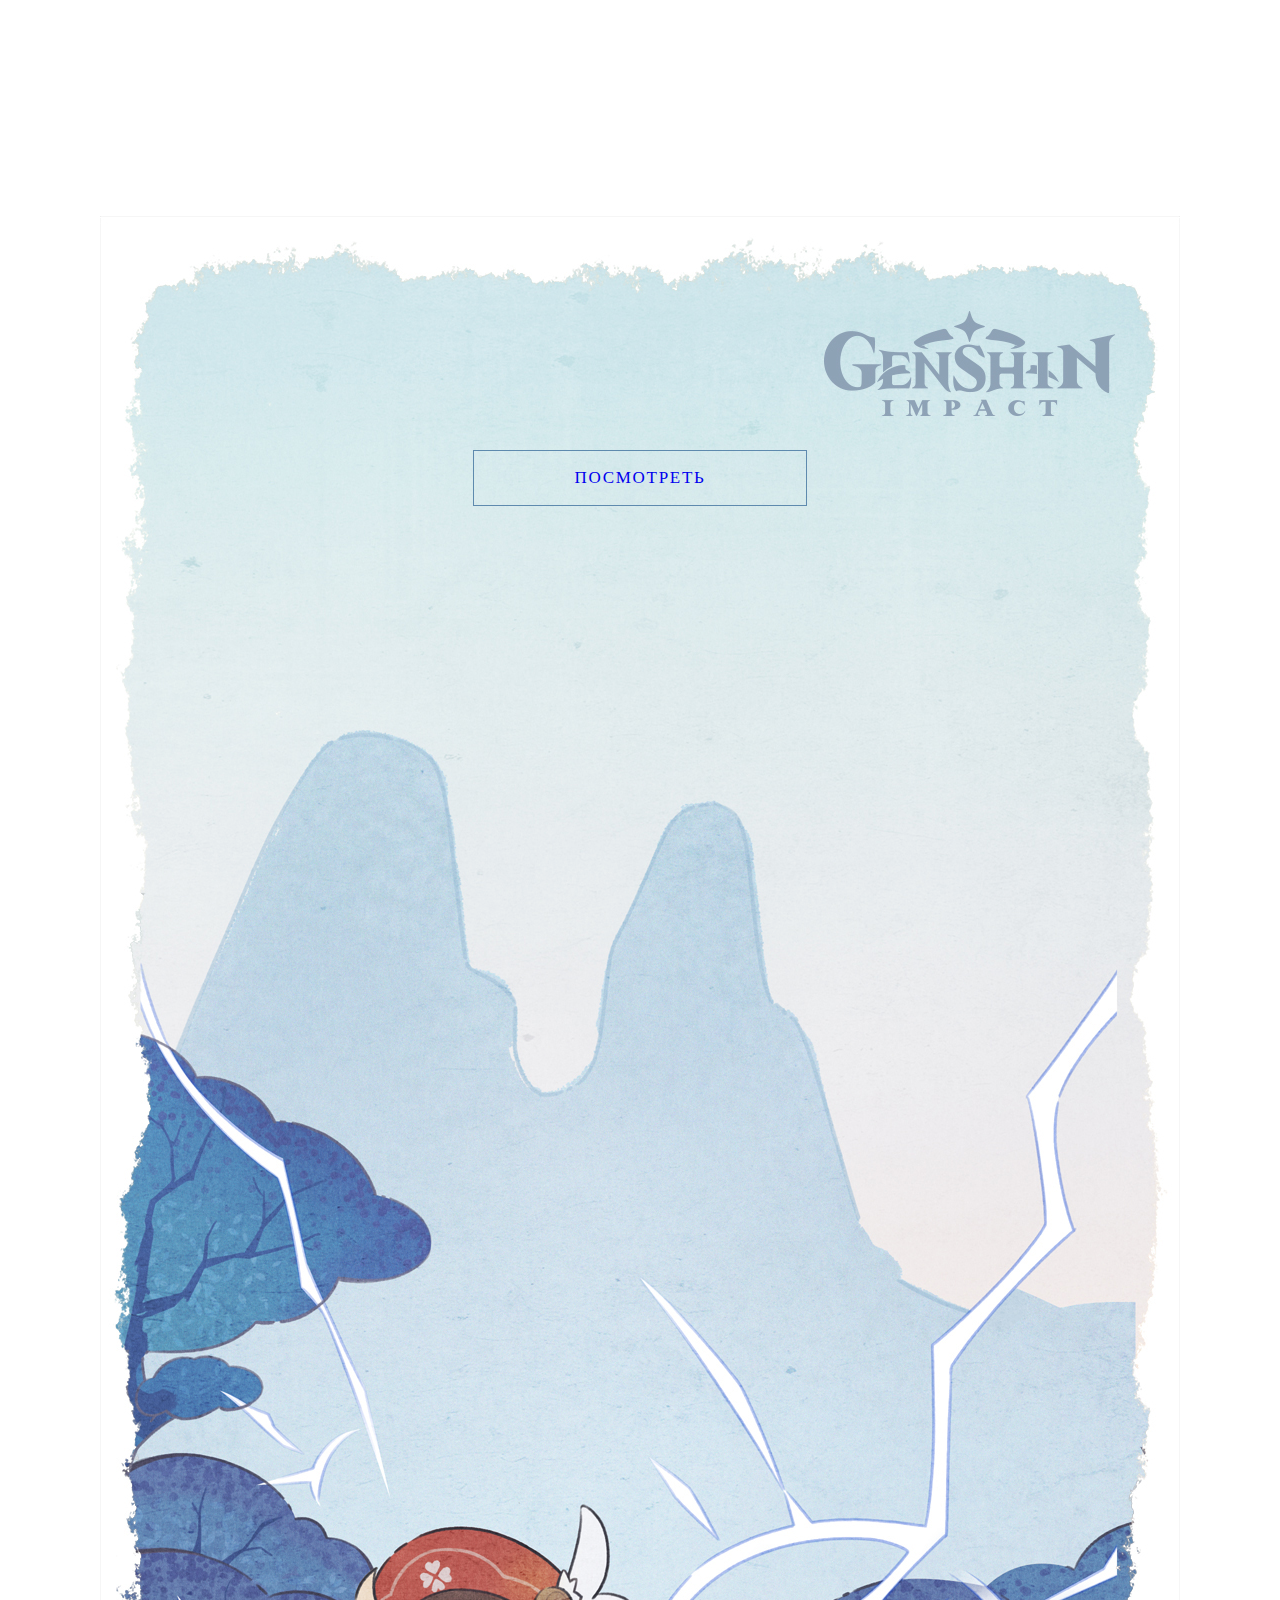
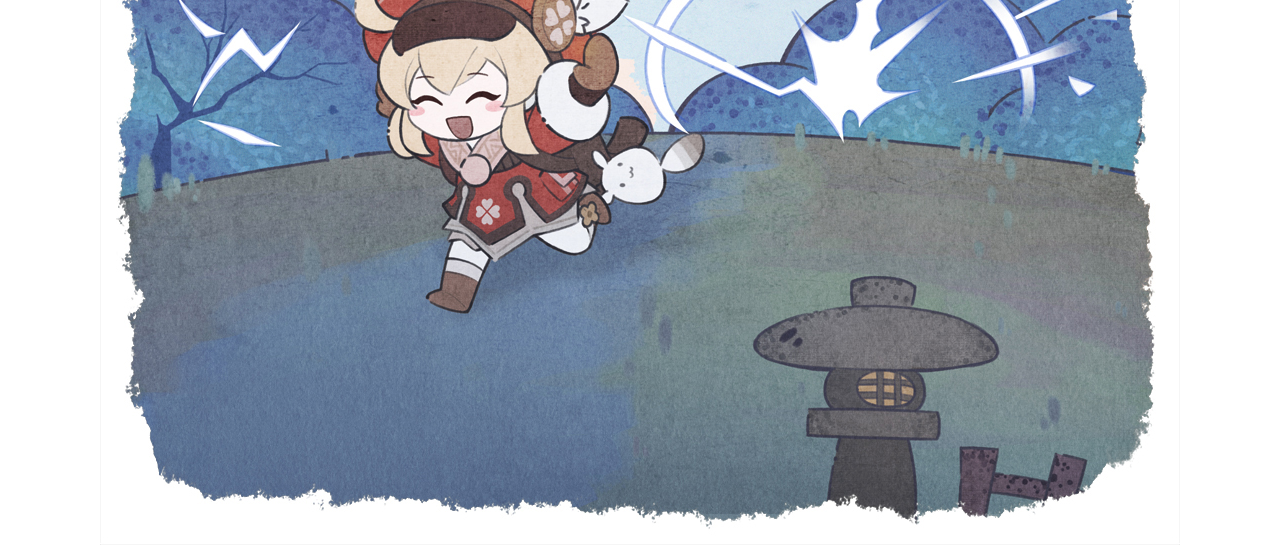
<file: Меню/index.html>
<!DOCTYPE html>
<html lang="ru">
<head>
    <link rel="stylesheet" >
    <meta charset="UTF-8" href="main_css.css" >
    <title>Mobil</title>
</head>
<body>
    <style>
       
      
        .menu {
            position	: relative;
        }
        .btn {
            text-decoration: none;
            position	: absolute;
            display: block;
            font-size: 17px;
            top: 50%;
            text-align: center;
            letter-spacing: 0.1em;
            padding: 17px 47px;
            border: 1px solid rgb(94, 138, 174);
            width: 238px;
            transition: all 0.5s ease;
        }

        .btn:hover {
            background: #fff;
            color: #000;
        }
        .offer {
            display: flex;
            align-items: center;
            justify-content: center;  
            text-transform: uppercase;
            margin-top: 216px;
        }
    </style>
    <div class="offer">
        <div class="menu">
            <img src="img.jpg" alt="" width="100%" height="100%">
        </div>
        <a href="https://genshin.hoyoverse.com/ru/" class="btn">Посмотреть</a>
    </div>
    
    
</body>
</html>
</file>
